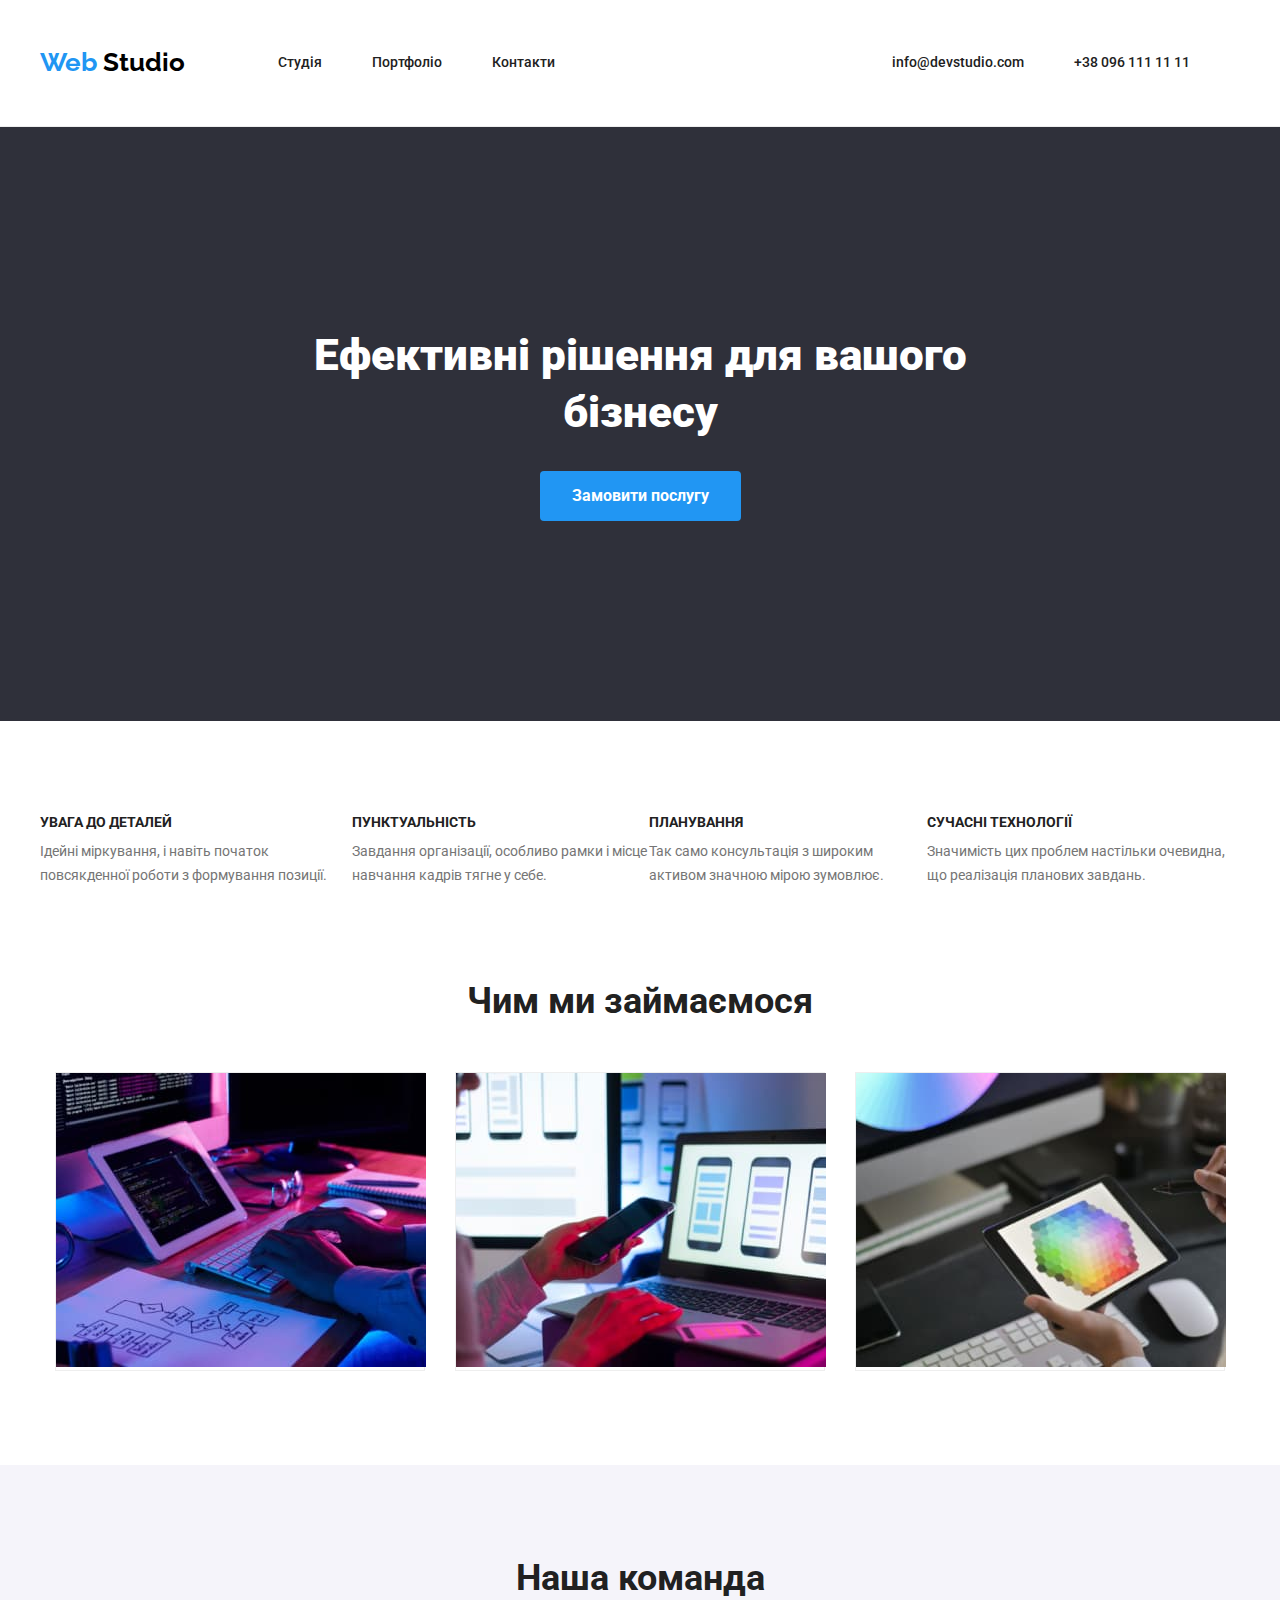
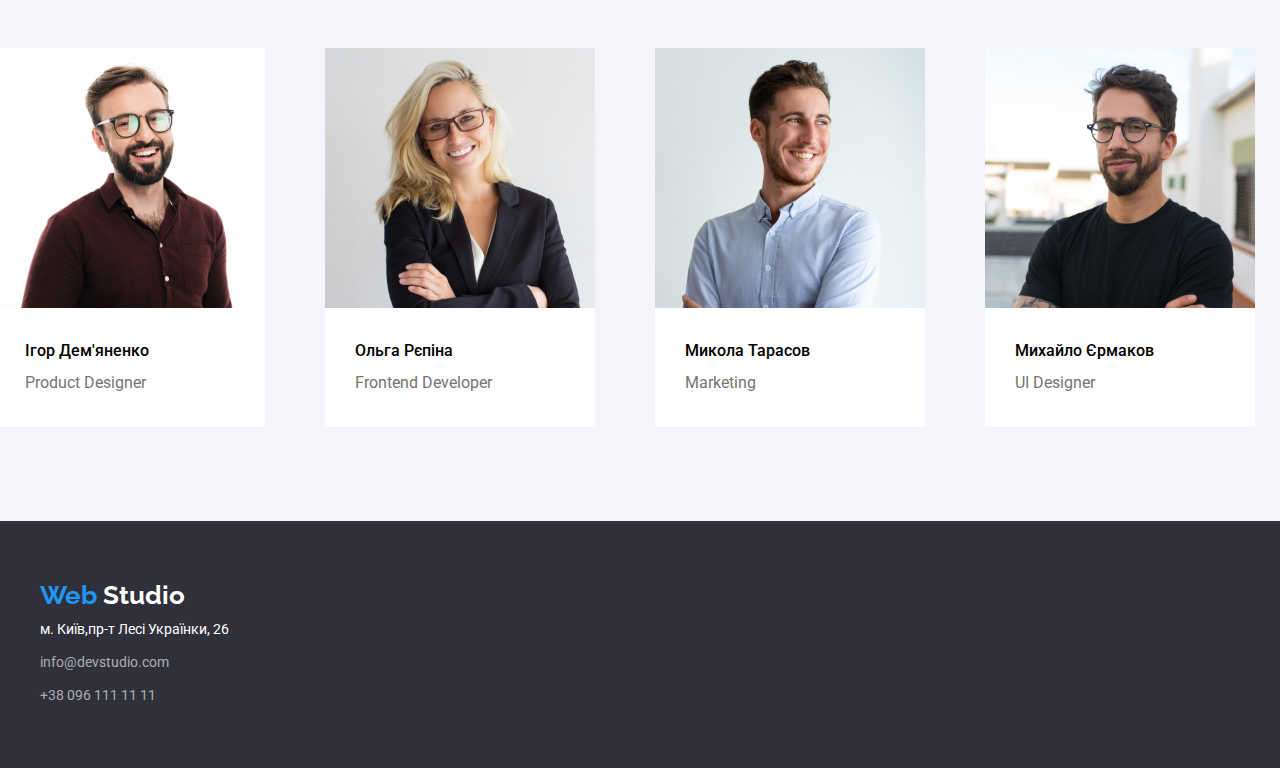
<file: index.html>
<!DOCTYPE html>
<html lang="uk">
  <head>
    <meta charset="UTF-8" />
    <meta http-equiv="X-UA-Compatible" content="IE=edge" />
    <meta name="viewport" content="width=, initial-scale=1.0" />
    <title>Document</title>
    <link rel="preconnect" href="https://fonts.googleapis.com" />
    <link rel="preconnect" href="https://fonts.gstatic.com" crossorigin />

    <link
      href="https://fonts.googleapis.com/css2?family=Raleway:wght@700&family=Roboto:wght@400;500;700;900&display=swap"
      rel="stylesheet"
    />
    <link
      rel="stylesheet"
      href="https://cdnjs.cloudflare.com/ajax/libs/modern-normalize/1.1.0/modern-normalize.min.css"
      integrity="sha512-wpPYUAdjBVSE4KJnH1VR1HeZfpl1ub8YT/NKx4PuQ5NmX2tKuGu6U/JRp5y+Y8XG2tV+wKQpNHVUX03MfMFn9Q=="
      crossorigin="anonymous"
      referrerpolicy="no-referrer"
    />
    <link rel="stylesheet" href="css/styles.css" />
  </head>
  <body class="page">
    <!-- Header -->
    <header class="header">
      <div class="container">
        <nav class="nav">
          <div class="nav-left">
            <a href="index.html" class="logo header-logo">
              <span class="logo-1">Web</span>
              <span class="logo-2">Studio</span>
            </a>
            <ul class="links">
              <li><a href="index.html" class="link">Cтудія</a></li>
              <li><a href="portfolio.html" class="link">Портфоліо</a></li>
              <li><a href="#" class="link">Контакти</a></li>
            </ul>
          </div>
          <div class="nav-right">
            <ul class="links">
              <li>
                <a href="mailto:info@devstudio.com" class="link"
                  >info@devstudio.com</a
                >
              </li>
              <li>
                <a href="tel:+380961111111" class="link">+38 096 111 11 11</a>
              </li>
            </ul>
          </div>
        </nav>
      </div>
    </header>
    <!-- Content -->
    <main>
      <section class="section business-block">
        <div class="container">
          <div class="business-content">
            <h1 class="hero-title">Ефективні рішення для вашого бізнесу</h1>
            <button class="button">Замовити послугу</button>
          </div>
        </div>
      </section>
      <section class="section section-priority">
        <div class="container">
          <h2 hidden>Переваги роботи з нами</h2>
          <ul class="list list-priority">
            <li class="priority-item">
              <h3 class="list-title">УВАГА ДО ДЕТАЛЕЙ</h3>
              <p class="text">
                Ідейні міркування, і навіть початок повсякденної роботи з
                формування позиції.
              </p>
            </li>
            <li class="priority-item">
              <h3 class="list-title">ПУНКТУАЛЬНІСТЬ</h3>
              <p class="text">
                Завдання організації, особливо рамки і місце навчання кадрів
                тягне у себе.
              </p>
            </li>
            <li class="priority-item">
              <h3 class="list-title">ПЛАНУВАННЯ</h3>
              <p class="text">
                Так само консультація з широким активом значною мірою зумовлює.
              </p>
            </li>
            <li class="priority-item">
              <h3 class="list-title">СУЧАСНІ ТЕХНОЛОГІЇ</h3>
              <p class="text">
                Значимість цих проблем настільки очевидна, що реалізація
                планових завдань.
              </p>
            </li>
          </ul>
        </div>
      </section>
      <section class="section">
        <div class="container">
          <h2 class="title">Чим ми займаємося</h2>

          <ul class="list list-images">
            <li class="list-image">
              <img
                src="images/img-3.jpg"
                alt="розробник працює над кодом"
                width="370"
              />
            </li>
            <li class="list-image">
              <img
                src="images/img-1.jpg"
                alt="людина розробляє додатки для телефонів"
                width="370"
              />
            </li>
            <li class="list-image">
              <img
                src="images/img-2.jpg"
                alt="дизайнер підбирає гамму кольорів"
                width="370"
              />
            </li>
          </ul>
        </div>
      </section>
      <section class="section team-block">
        <div class="container">
          <h2 class="title">Наша команда</h2>
          <ul class="list list-images">
            <li class="stuff-card">
              <img
                src="./images/img1.jpg"
                alt="хлопець в окулярах посміхається"
                width="270"
                height="260"
              />
              <div class="stuff-info">
                <h3 class="stuff-title">Ігор Дем'яненко</h3>
                <p class="text">Product Designer</p>
              </div>
            </li>
            <li class="stuff-card">
              <img
                src="./images/img2.jpg"
                alt="дівчина зі світлим волоссям"
                width="270"
                height="260"
              />
              <div class="stuff-info">
                <h3 class="stuff-title">Ольга Рєпіна</h3>
                <p class="text">Frontend Developer</p>
              </div>
            </li>
            <li class="stuff-card">
              <img
                src="./images/img3.jpg"
                alt="хлопець в сорочці"
                width="270"
                height="260"
              />
              <div class="stuff-info">
                <h3 class="stuff-title">Микола Тарасов</h3>
                <p class="text">Marketing</p>
              </div>
            </li>
            <li class="stuff-card">
              <img
                src="./images/img4.jpg"
                alt="чоловік в чорному одязі"
                width="270"
                height="260"
              />
              <div class="stuff-info">
                <h3 class="stuff-title">Михайло Єрмаков</h3>
                <p class="text">UI Designer</p>
              </div>
            </li>
          </ul>
        </div>
      </section>
    </main>
    <!-- Footer -->
    <footer class="footer">
      <div class="container">
        <a href="index.html" class="logo">
          <span class="logo-1">Web</span>
          <span class="logo-3">Studio</span>
        </a>
        <address class="address-view">
          <ul>
            <li class="footer-link footer-links">
              <a
                href="https://goo.gl/maps/7U3RjN2kpvTRgzjR8"
                target="_blank"
                rel="noreferrer noopener"
                class="navigation"
                >м. Київ,пр-т Лесі Українки, 26</a
              >
            </li>
            <li class="footer-link footer-links">
              <a href="mailto:info@devstudio.com" class="address"
                >info@devstudio.com</a
              >
            </li>
            <li class="footer-link footer-links">
              <a href="tel:+380961111111" class="address">+38 096 111 11 11</a>
            </li>
          </ul>
        </address>
      </div>
    </footer>
  </body>
</html>
</file>
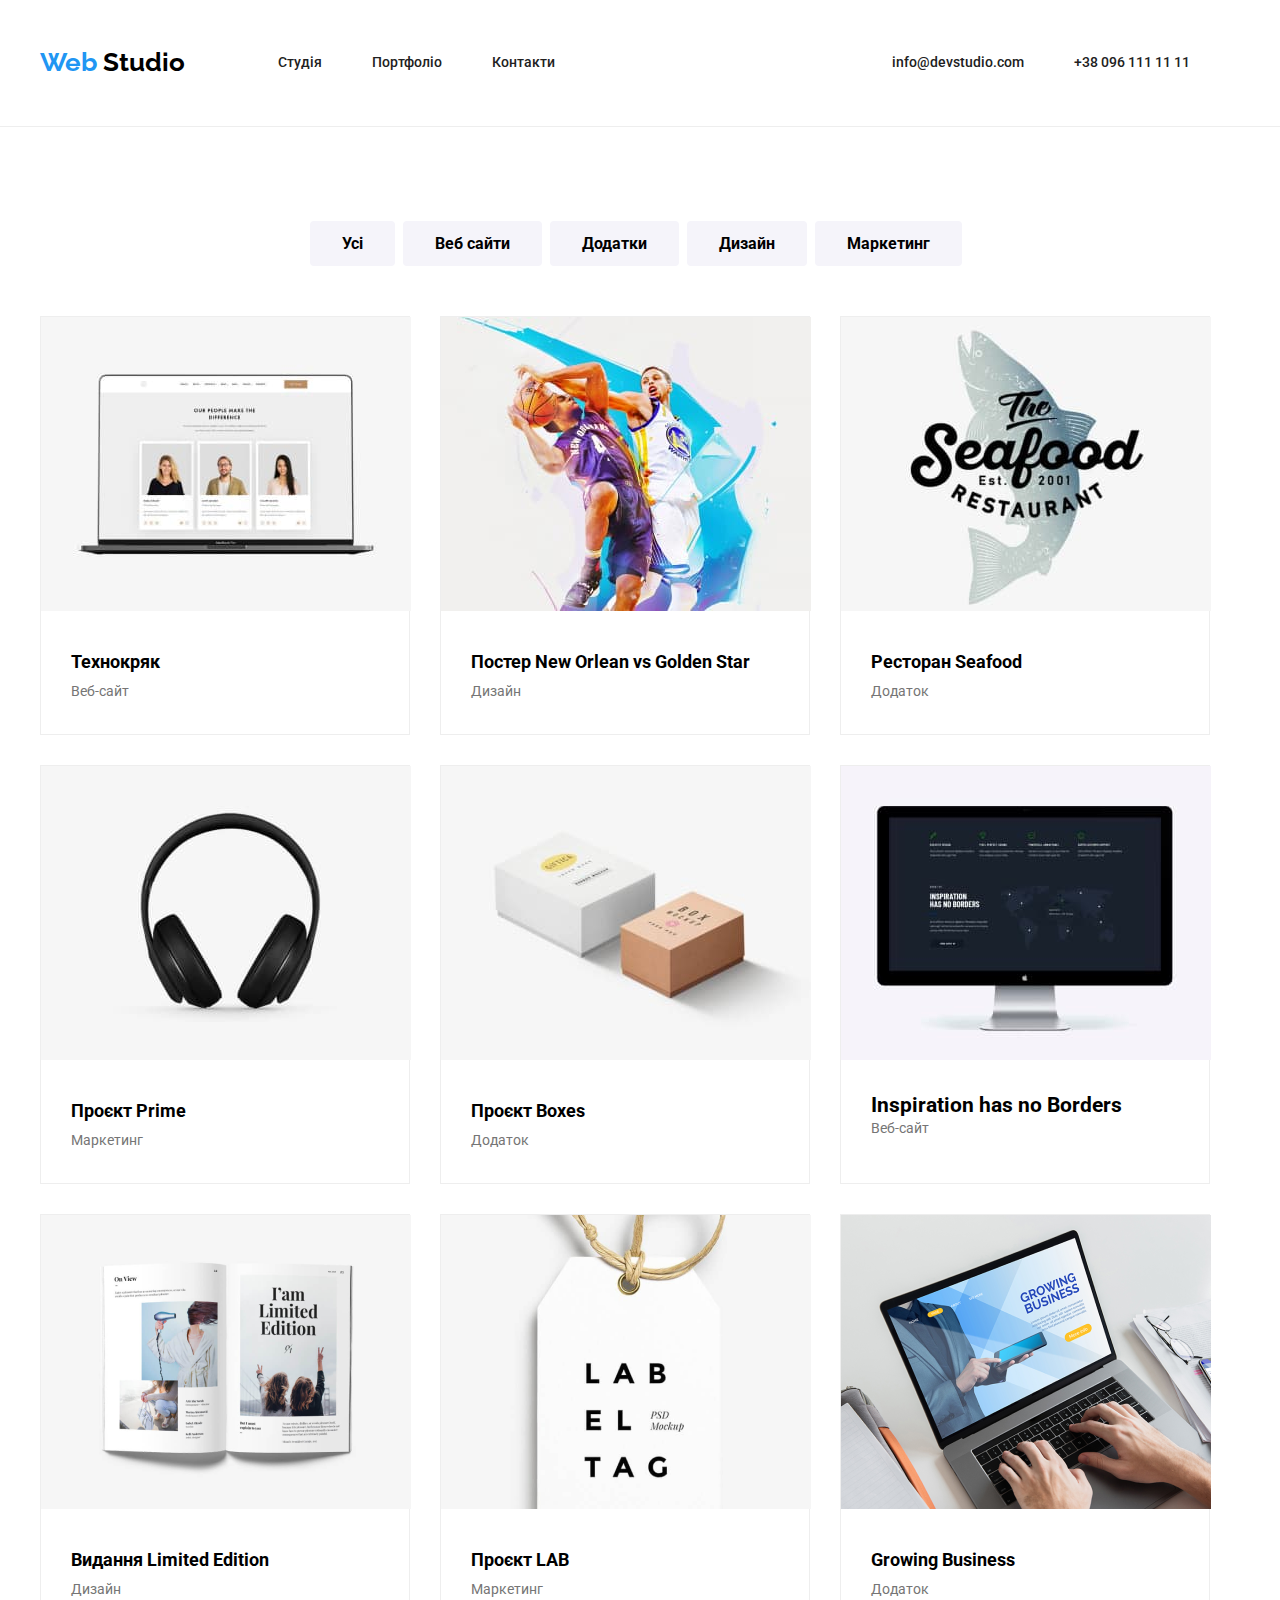
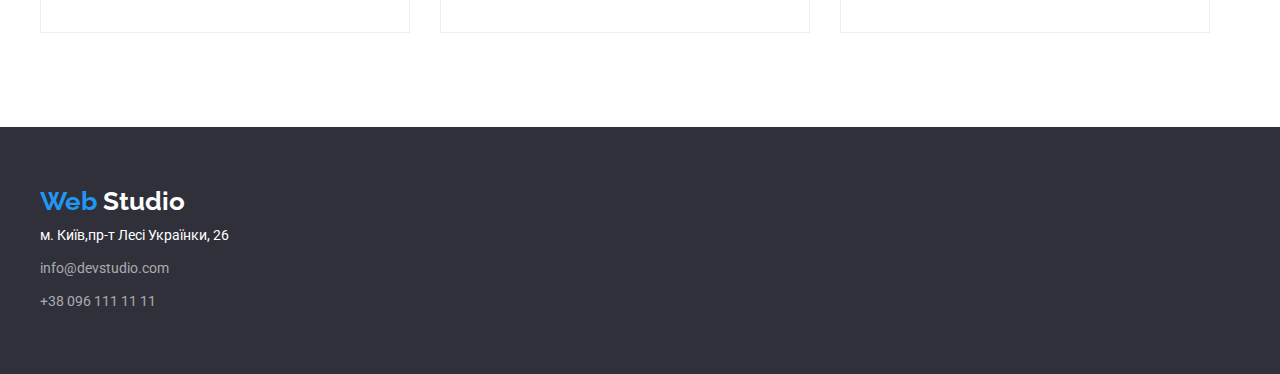
<file: portfolio.html>
<!DOCTYPE html>
<html lang="uk">
  <head>
    <meta charset="UTF-8" />
    <meta http-equiv="X-UA-Compatible" content="IE=edge" />
    <meta name="viewport" content="width=device-width, initial-scale=1.0" />
    <title>Document</title>
    <link rel="preconnect" href="https://fonts.googleapis.com" />
    <link rel="preconnect" href="https://fonts.gstatic.com" crossorigin />
    <link
      href="https://fonts.googleapis.com/css2?family=Raleway:wght@700&family=Roboto:wght@400;500;700;900&display=swap"
      rel="stylesheet"
    />
    <link
      rel="stylesheet"
      href="https://cdnjs.cloudflare.com/ajax/libs/modern-normalize/1.1.0/modern-normalize.min.css"
      integrity="sha512-wpPYUAdjBVSE4KJnH1VR1HeZfpl1ub8YT/NKx4PuQ5NmX2tKuGu6U/JRp5y+Y8XG2tV+wKQpNHVUX03MfMFn9Q=="
      crossorigin="anonymous"
      referrerpolicy="no-referrer"
    />
    <link rel="stylesheet" href="css/styles.css" />
  </head>
  <body class="page">
    <header class="header">
      <div class="container">
        <nav class="nav">
          <div class="nav-left">
            <a href="index.html" class="logo header-logo">
              <span class="logo-1">Web</span>
              <span class="logo-2">Studio</span>
            </a>
            <ul class="links">
              <li><a href="index.html" class="link">Cтудія</a></li>
              <li><a href="portfolio.html" class="link">Портфоліо</a></li>
              <li><a href="#" class="link">Контакти</a></li>
            </ul>
          </div>
          <div class="nav-right">
            <ul class="links">
              <li>
                <a href="mailto:info@devstudio.com" class="link"
                  >info@devstudio.com</a
                >
              </li>
              <li>
                <a href="tel:+380961111111" class="link">+38 096 111 11 11</a>
              </li>
            </ul>
          </div>
        </nav>
      </div>
    </header>
    <main>
      <section class="buttons">
        <div class="container">
          <div class="buttons-content">
            <button type="button" class="filter-button">Усі</button>
            <button type="button" class="filter-button">Веб сайти</button>
            <button type="button" class="filter-button">Додатки</button>
            <button type="button" class="filter-button">Дизайн</button>
            <button type="button" class="filter-button">Маркетинг</button>
          </div>
        </div>
      </section>
      <section class="goods">
        <div class="container">
          <h1 hidden="Приклади постерів"></h1>
          <ul class="list list-goods">
            <li class="list-image">
              <img
                src="images/first-pic.jpg"
                alt="фото нашої команди"
                width="370"
                height="294"
              />
              <div class="title-subtitle-block">
                <h2 class="good-title">Технокряк</h2>
                <p class="text">Веб-сайт</p>
              </div>
            </li>
            <li class="list-image">
              <img
                src="images/second-pic.jpg"
                alt="два баскетболисти з мячем"
                width="370"
                height="294"
              />
              <div class="title-subtitle-block">
                <h2 class="good-title">Постер New Orlean vs Golden Star</h2>
                <p class="text">Дизайн</p>
              </div>
            </li>
            <li class="list-image">
              <img
                src="images/third-pic.jpg"
                alt="постер ресторану з акулою"
                width="370"
                height="294"
              />
              <div class="title-subtitle-block">
                <h2 class="good-title">Ресторан Seafood</h2>
                <p class="text">Додаток</p>
              </div>
            </li>
            <li class="list-image">
              <img
                src="images/fourth-pic.jpg"
                alt="зображення навушників"
                width="370"
                height="294"
              />
              <div class="title-subtitle-block">
                <h2 class="good-title">Проєкт Prime</h2>
                <p class="text">Маркетинг</p>
              </div>
            </li>
            <li class="list-image">
              <img
                src="images/fifth-pic.jpg"
                alt="зображення боксів"
                width="370"
                height="294"
              />
              <div class="title-subtitle-block">
                <h2 class="good-title">Проєкт Boxes</h2>
                <p class="text">Додаток</p>
              </div>
            </li>
            <li class="list-image">
              <img
                src="images/sixth-pic.jpg"
                alt="зображення монітору"
                width="370"
                height="294"
              />
              <div class="title-subtitle-block">
                <h2>Inspiration has no Borders</h2>
                <p class="text">Веб-сайт</p>
              </div>
            </li>
            <li class="list-image">
              <img
                src="images/seven-pic.png"
                alt="приклад видання"
                width="370"
                height="294"
              />
              <div class="title-subtitle-block">
                <h2 class="good-title">Видання Limited Edition</h2>
                <p class="text">Дизайн</p>
              </div>
            </li>
            <li class="list-image">
              <img
                src="images/eight-pic.png"
                alt="приклад проєкту лаб"
                width="370"
                height="294"
              />
              <div class="title-subtitle-block">
                <h2 class="good-title">Проєкт LAB</h2>
                <p class="text">Маркетинг</p>
              </div>
            </li>
            <li class="list-image">
              <img
                src="images/nine-pic.png"
                alt="розробник працює на проєктом"
                width="370"
                height="294"
              />
              <div class="title-subtitle-block">
                <h2 class="good-title">Growing Business</h2>
                <p class="text">Додаток</p>
              </div>
            </li>
          </ul>
        </div>
      </section>
    </main>
    <footer class="footer">
      <div class="container">
        <a href="index.html" class="logo">
          <span class="logo-1">Web</span>
          <span class="logo-3">Studio</span>
        </a>
        <address class="address-view">
          <ul>
            <li class="footer-link">
              <a
                href="https://goo.gl/maps/7U3RjN2kpvTRgzjR8"
                target="_blank"
                rel="noreferrer noopener"
                class="navigation"
                >м. Київ,пр-т Лесі Українки, 26</a
              >
            </li>
            <li class="footer-link">
              <a href="mailto:info@devstudio.com" class="address"
                >info@devstudio.com</a
              >
            </li>
            <li class="footer-link">
              <a href="tel:+380961111111" class="address">+38 096 111 11 11</a>
            </li>
          </ul>
        </address>
      </div>
    </footer>
  </body>
</html>
</file>
<file: css/styles.css>
:root {
  --active-color: #2196f3;
  --main-text-color: #000;
  --text-color: #212121;
  --main-back-color: #ffffff;
  --section-color: #2f303a;
  --address-color: #ffffff99;
  --team-back-color: #f5f4fa;
  --sub-text-color: #757575;
  --border-color: #eee;
}

h1,
h2,
h3,
h4,
h5,
h6,
p {
  margin: 0;
  padding: 0;
}
ul {
  padding: 0;
  margin: 0;
}
.page {
  font-family: Roboto, sans-serif;
  font-size: 14px;
  background-color: var(--main-back-color);
  margin: 0;
  color: var(--main-text-color);
}
.container {
  width: 1200px;
  margin: 0 auto;
  padding: 0 15px;
}
.section {
  padding: 94px 0;
}
.section-priority {
  padding-bottom: 0;
}
.hero-title {
  font-size: 44px;
  color: var(--main-back-color);
  font-weight: 900;
  text-align: center;
  max-width: 696px;
  line-height: 1.3;
}
.button {
  color: var(--main-back-color);
  background-color: var(--active-color);
  padding: 10px 32px;
  margin-top: 30px;
  font-family: inherit;
  font-size: 16px;
  font-weight: 700;
  border: none;
  border-radius: 4px;
  cursor: pointer;
  line-height: 1.88;
}
.filter-button {
  color: var(--main-text-color);
  background-color: var(--team-back-color);
  padding: 10px 32px;
  font-family: Roboto, sans-serif;
  font-size: 16px;
  font-weight: 700;
  border: none;
  border-radius: 4px;
  cursor: pointer;
  line-height: 1.6;
  margin-right: 8px;
}
.filter-button:hover {
  background-color: var(--active-color);
  color: var(--main-back-color);
}
.list {
  list-style: none;
}
.list-images {
  display: flex;
  justify-content: center;
  margin-top: 50px;
  gap: 30px;
}
.list-image {
  border: 1px solid var(--border-color);
  box-sizing: border-box;
  width: 370px;
}
.title-subtitle-block {
  padding: 30px;
}
.list-priority {
  display: flex;
  justify-content: center;
}
.priority-item:nth-child() {
  margin-right: 30px;
}
.text {
  color: var(--sub-text-color);
  line-height: 1.7;
}
.stuff-info {
  padding: 30px;
}
.list-title {
  font-size: 14px;
  color: var(--text-color);
  line-height: 1.1;
  margin-bottom: 10px;
}
.title {
  font-size: 36px;
  text-align: center;
  color: var(--text-color);
  line-height: 1.1;
}
.business-block {
  background-color: var(--section-color);
  padding: 200px 0;
}
.business-content {
  display: flex;
  align-items: center;
  flex-direction: column;
}

/* --- */
.header {
  padding: 24px 0;
  background-color: var(--main-back-color);
  border-bottom: 1px solid var(--border-color);
}
.nav {
  display: flex;
  justify-content: space-between;
  align-items: center;
  color: var(--text-color);
}
.nav-left {
  display: flex;
  align-items: center;
  color: var(--text-color);
}

.logo {
  font-family: "Raleway", sans-serif;
  font-size: 26px;
  font-weight: 700;
  text-decoration: none;
  margin-right: 93px;
  margin-bottom: 20px;
  line-height: 1.1;
}
.logo-1 {
  color: var(--active-color);
}
.logo-2 {
  color: var(--main-text-color);
}
.logo-3 {
  color: var(--main-back-color);
}
.header-logo {
  margin-top: 24px;
  margin-bottom: 25px;
}
/* --- */
.links {
  list-style: none;
  display: flex;
  color: var(--text-color);
  line-height: 1.1;
}
.link {
  color: var(--text-color);
  text-decoration: none;
  font-weight: 500;
  margin-right: 50px;
  line-height: 1.1;
}
.link:hover {
  color: var(--active-color);
}
.team-block {
  background-color: var(--team-back-color);
  font-size: 16px;
  line-height: 1.1;
}
.stuff-card {
  background-color: var(--main-back-color);
  margin-right: 30px;
}
.stuff-title {
  margin-bottom: 10px;
  font-size: 16px;
  font-weight: 500;
  line-height: 1.1;
}
.footer {
  background-color: var(--section-color);
  padding: 60px 0;
}
.footer-link {
  margin: 9px 0 0 0;
  list-style: none;
  line-height: 1.7;
}
.footer-links :nth-child(2n) {
  margin-bottom: 9px;
}
.address {
  font-size: 14px;
  color: var(--address-color);
}
.address-view {
  font-style: normal;
}
.navigation {
  color: var(--main-back-color);
}
.good-title {
  font-size: 18px;
  line-height: 2;
}
.buttons {
  margin-top: 94px;
}
.buttons-content {
  display: flex;
  justify-content: center;
}
.goods {
  margin: 50px 0 94px 0;
}
.list-goods {
  display: flex;
  flex-wrap: wrap;
  gap: 30px;
}
a {
  text-decoration: none;
}
</file>
